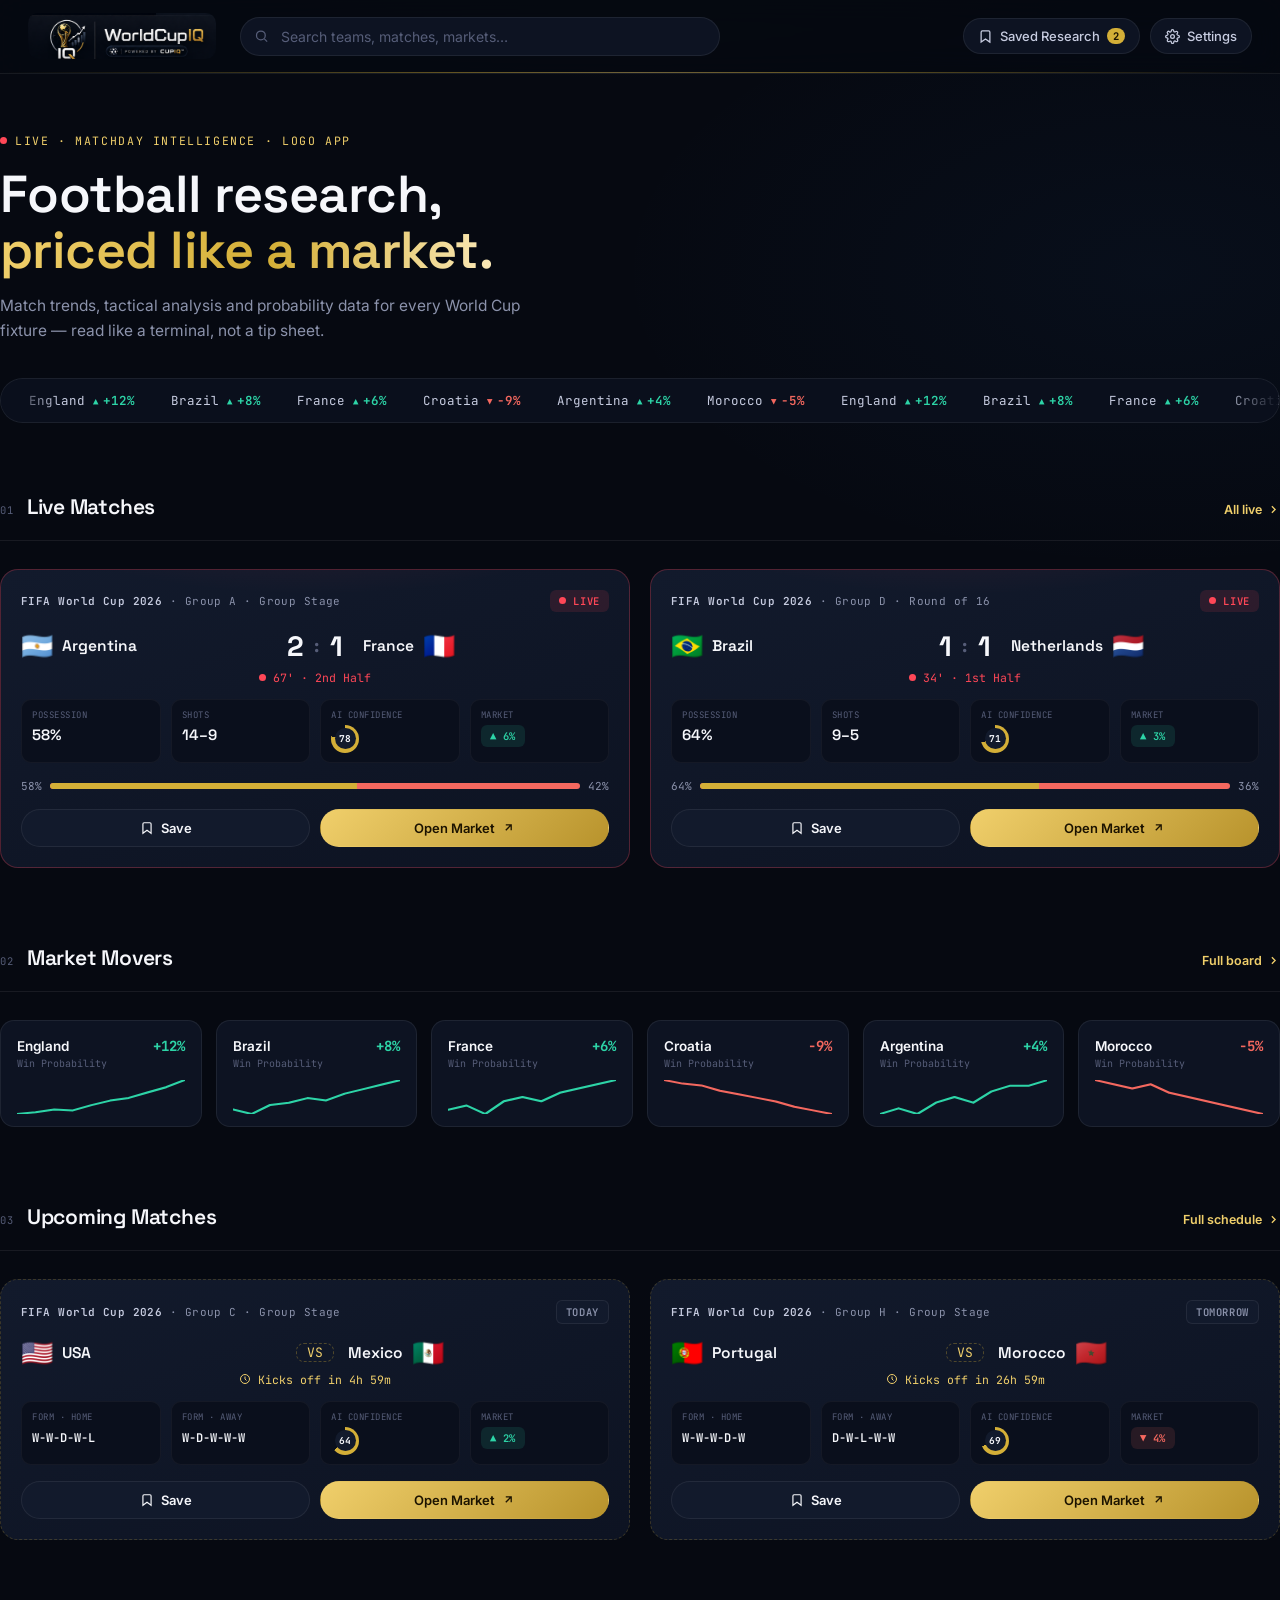
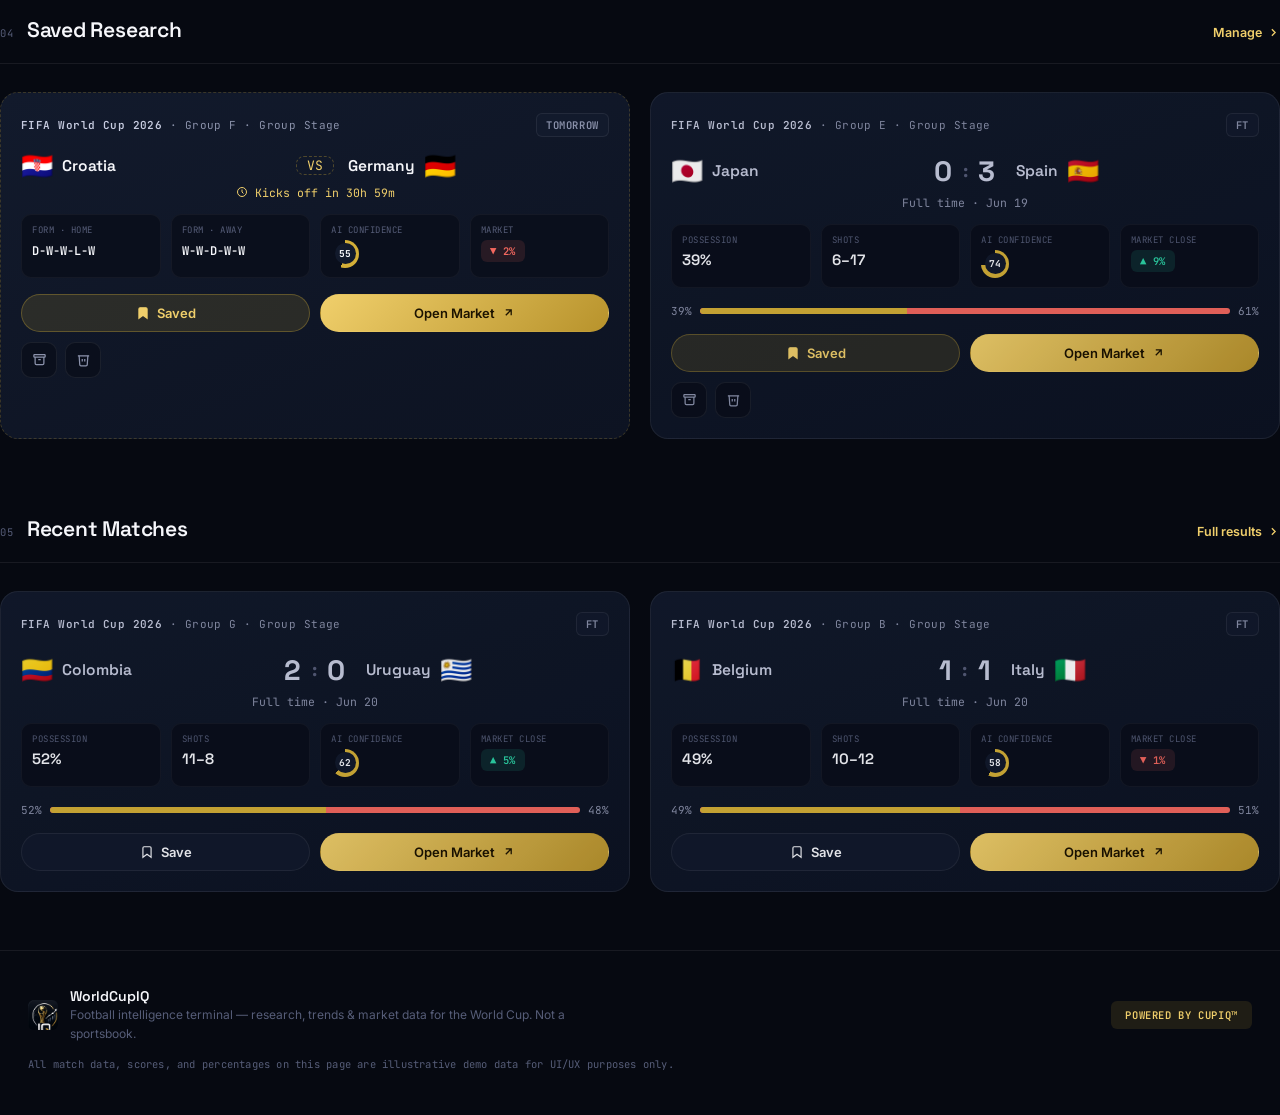
<file: index.html>
<!DOCTYPE html>
<html lang="en">
<head>
<meta charset="UTF-8">
<meta name="viewport" content="width=device-width, initial-scale=1.0">
<title>WorldCupIQ — Powered by CupIQ™</title>
<meta name="description" content="WorldCupIQ — football intelligence terminal for World Cup match research, AI insights, and market intelligence.">
<link rel="icon" href="assets/logo-mark.png">
<link rel="preconnect" href="https://fonts.googleapis.com">
<link rel="preconnect" href="https://fonts.gstatic.com" crossorigin>
<link href="https://fonts.googleapis.com/css2?family=Space+Grotesk:wght@400;500;600;700&family=Inter:wght@400;500;600;700;800&family=JetBrains+Mono:wght@400;500;600;700&display=swap" rel="stylesheet">
<link rel="stylesheet" href="css/home.css">
<link rel="manifest" href="manifest.json">

<link rel="apple-touch-icon"
      href="assets/apple-touch-icon.png">

<meta name="theme-color"
      content="#0a0d14">

<meta name="apple-mobile-web-app-capable"
      content="yes">

<meta name="apple-mobile-web-app-status-bar-style"
      content="black-translucent">

<meta name="apple-mobile-web-app-title"
      content="WorldCupIQ">
</head>
<body>

<!-- ============================================================ HEADER ============================================================ -->
<header class="site-header">
  <div class="header-inner">
    <a class="brand" id="logoHome" href="index.html" aria-label="WorldCupIQ home">
      <img src="assets/logo-lockup.png" alt="WorldCupIQ — Powered by CupIQ">
    </a>
    <div class="global-search">
      <svg viewBox="0 0 24 24" fill="none" stroke="currentColor" stroke-width="2"><circle cx="11" cy="11" r="7"/><line x1="21" y1="21" x2="16.65" y2="16.65"/></svg>
      <input type="text" placeholder="Search teams, matches, markets…" id="searchInput" aria-label="Search">
    </div>
    <div class="header-actions">
      <button class="icon-btn" id="navSaved" aria-label="Saved research">
        <svg viewBox="0 0 24 24" fill="none" stroke="currentColor" stroke-width="2"><path d="M19 21l-7-5-7 5V5a2 2 0 0 1 2-2h10a2 2 0 0 1 2 2z"/></svg>
        <span>Saved Research</span><span class="count" id="savedCount">2</span>
      </button>
      <button class="icon-btn" id="navSettings" aria-label="Settings">
        <svg viewBox="0 0 24 24" fill="none" stroke="currentColor" stroke-width="2"><circle cx="12" cy="12" r="3"/><path d="M19.4 15a1.65 1.65 0 0 0 .33 1.82l.06.06a2 2 0 1 1-2.83 2.83l-.06-.06a1.65 1.65 0 0 0-1.82-.33 1.65 1.65 0 0 0-1 1.51V21a2 2 0 1 1-4 0v-.09A1.65 1.65 0 0 0 9 19.4a1.65 1.65 0 0 0-1.82.33l-.06.06a2 2 0 1 1-2.83-2.83l.06-.06a1.65 1.65 0 0 0 .33-1.82 1.65 1.65 0 0 0-1.51-1H3a2 2 0 1 1 0-4h.09A1.65 1.65 0 0 0 4.6 9a1.65 1.65 0 0 0-.33-1.82l-.06-.06a2 2 0 1 1 2.83-2.83l.06.06a1.65 1.65 0 0 0 1.82.33H9a1.65 1.65 0 0 0 1-1.51V3a2 2 0 1 1 4 0v.09a1.65 1.65 0 0 0 1 1.51 1.65 1.65 0 0 0 1.82-.33l.06-.06a2 2 0 1 1 2.83 2.83l-.06.06a1.65 1.65 0 0 0-.33 1.82V9a1.65 1.65 0 0 0 1.51 1H21a2 2 0 1 1 0 4h-.09a1.65 1.65 0 0 0-1.51 1z"/></svg>
        <span>Settings</span>
      </button>
    </div>
  </div>
</header>

<main>
  <!-- HERO -->
  <div class="wrap hero">
    <div class="hero-eyebrow"><span class="live-dot"></span> Live · Matchday Intelligence · logo app </div>
    <h1>Football research,<br><span class="accent">priced like a market.</span></h1>
    <p>Match trends, tactical analysis and probability data for every World Cup fixture — read like a terminal, not a tip sheet.</p>
    <div class="ticker-shell">
      <div class="ticker-track" id="heroTicker"></div>
    </div>
  </div>

  <!-- 1. LIVE MATCHES -->
  <section class="module wrap" id="section-live">
    <div class="module-head">
      <div class="module-head-left">
        <span class="module-eyebrow">01</span>
        <h2 class="module-title">Live Matches</h2>
      </div>
      <a class="module-link" href="#">All live <svg viewBox="0 0 24 24" fill="none" stroke="currentColor" stroke-width="2.4"><path d="M9 18l6-6-6-6"/></svg></a>
    </div>
    <div class="module-divider"></div>
    <div class="grid-2" id="liveMatches"></div>
  </section>

  <!-- 2. MARKET MOVERS -->
  <section class="module wrap" id="section-movers">
    <div class="module-head">
      <div class="module-head-left">
        <span class="module-eyebrow">02</span>
        <h2 class="module-title">Market Movers</h2>
      </div>
      <a class="module-link" href="#">Full board <svg viewBox="0 0 24 24" fill="none" stroke="currentColor" stroke-width="2.4"><path d="M9 18l6-6-6-6"/></svg></a>
    </div>
    <div class="module-divider"></div>
    <div class="movers-row" id="marketMovers"></div>
  </section>

  <!-- 3. UPCOMING MATCHES -->
  <section class="module wrap" id="section-upcoming">
    <div class="module-head">
      <div class="module-head-left">
        <span class="module-eyebrow">03</span>
        <h2 class="module-title">Upcoming Matches</h2>
      </div>
      <a class="module-link" href="#">Full schedule <svg viewBox="0 0 24 24" fill="none" stroke="currentColor" stroke-width="2.4"><path d="M9 18l6-6-6-6"/></svg></a>
    </div>
    <div class="module-divider"></div>
    <div class="grid-2" id="upcomingMatches"></div>
  </section>

  <!-- 4. SAVED RESEARCH -->
  <section class="module wrap" id="section-saved">
    <div class="module-head">
      <div class="module-head-left">
        <span class="module-eyebrow">04</span>
        <h2 class="module-title">Saved Research</h2>
      </div>
      <a class="module-link" href="#">Manage <svg viewBox="0 0 24 24" fill="none" stroke="currentColor" stroke-width="2.4"><path d="M9 18l6-6-6-6"/></svg></a>
    </div>
    <div class="module-divider"></div>
    <div class="grid-2" id="savedMatches"></div>
  </section>

  <!-- 5. RECENT MATCHES -->
  <section class="module wrap" id="section-recent">
    <div class="module-head">
      <div class="module-head-left">
        <span class="module-eyebrow">05</span>
        <h2 class="module-title">Recent Matches</h2>
      </div>
      <a class="module-link" href="#">Full results <svg viewBox="0 0 24 24" fill="none" stroke="currentColor" stroke-width="2.4"><path d="M9 18l6-6-6-6"/></svg></a>
    </div>
    <div class="module-divider"></div>
    <div class="grid-2" id="recentMatches"></div>
  </section>
</main>

<!-- ============================================================ FOOTER ============================================================ -->
<footer class="site-footer">
  <div class="wrap">
    <div class="footer-inner">
      <div class="footer-brand">
        <img src="assets/logo-mark.png" alt="CupIQ">
        <div>
          <div style="font-family:var(--f-display);font-weight:600;font-size:14px;">WorldCupIQ</div>
          <div class="footer-note">Football intelligence terminal — research, trends &amp; market data for the World Cup. Not a sportsbook.</div>
        </div>
      </div>
      <div class="badge badge-gold" style="padding:7px 14px;">Powered by CupIQ™</div>
    </div>
    <div class="footer-disclaimer">All match data, scores, and percentages on this page are illustrative demo data for UI/UX purposes only.</div>
  </div>
</footer>



<script src="js/home.js"></script>
</body>
</html>
</file>
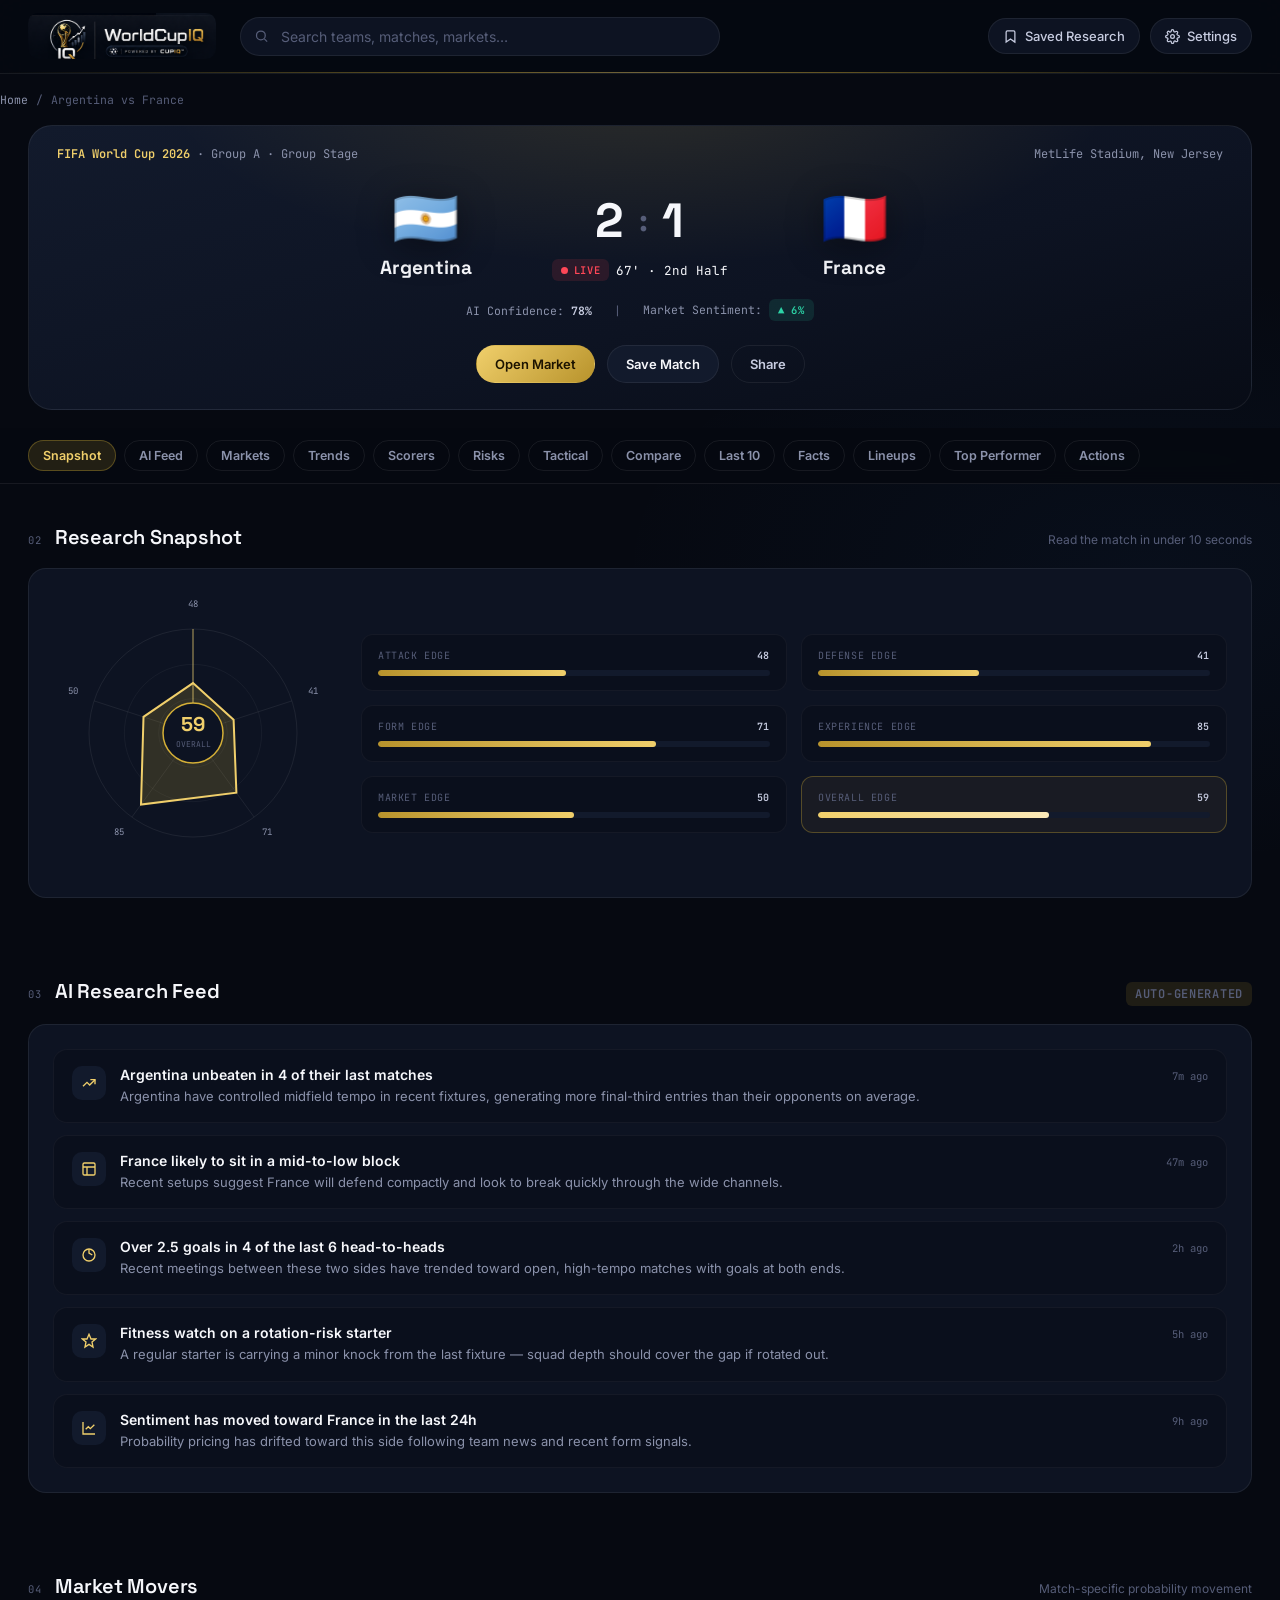
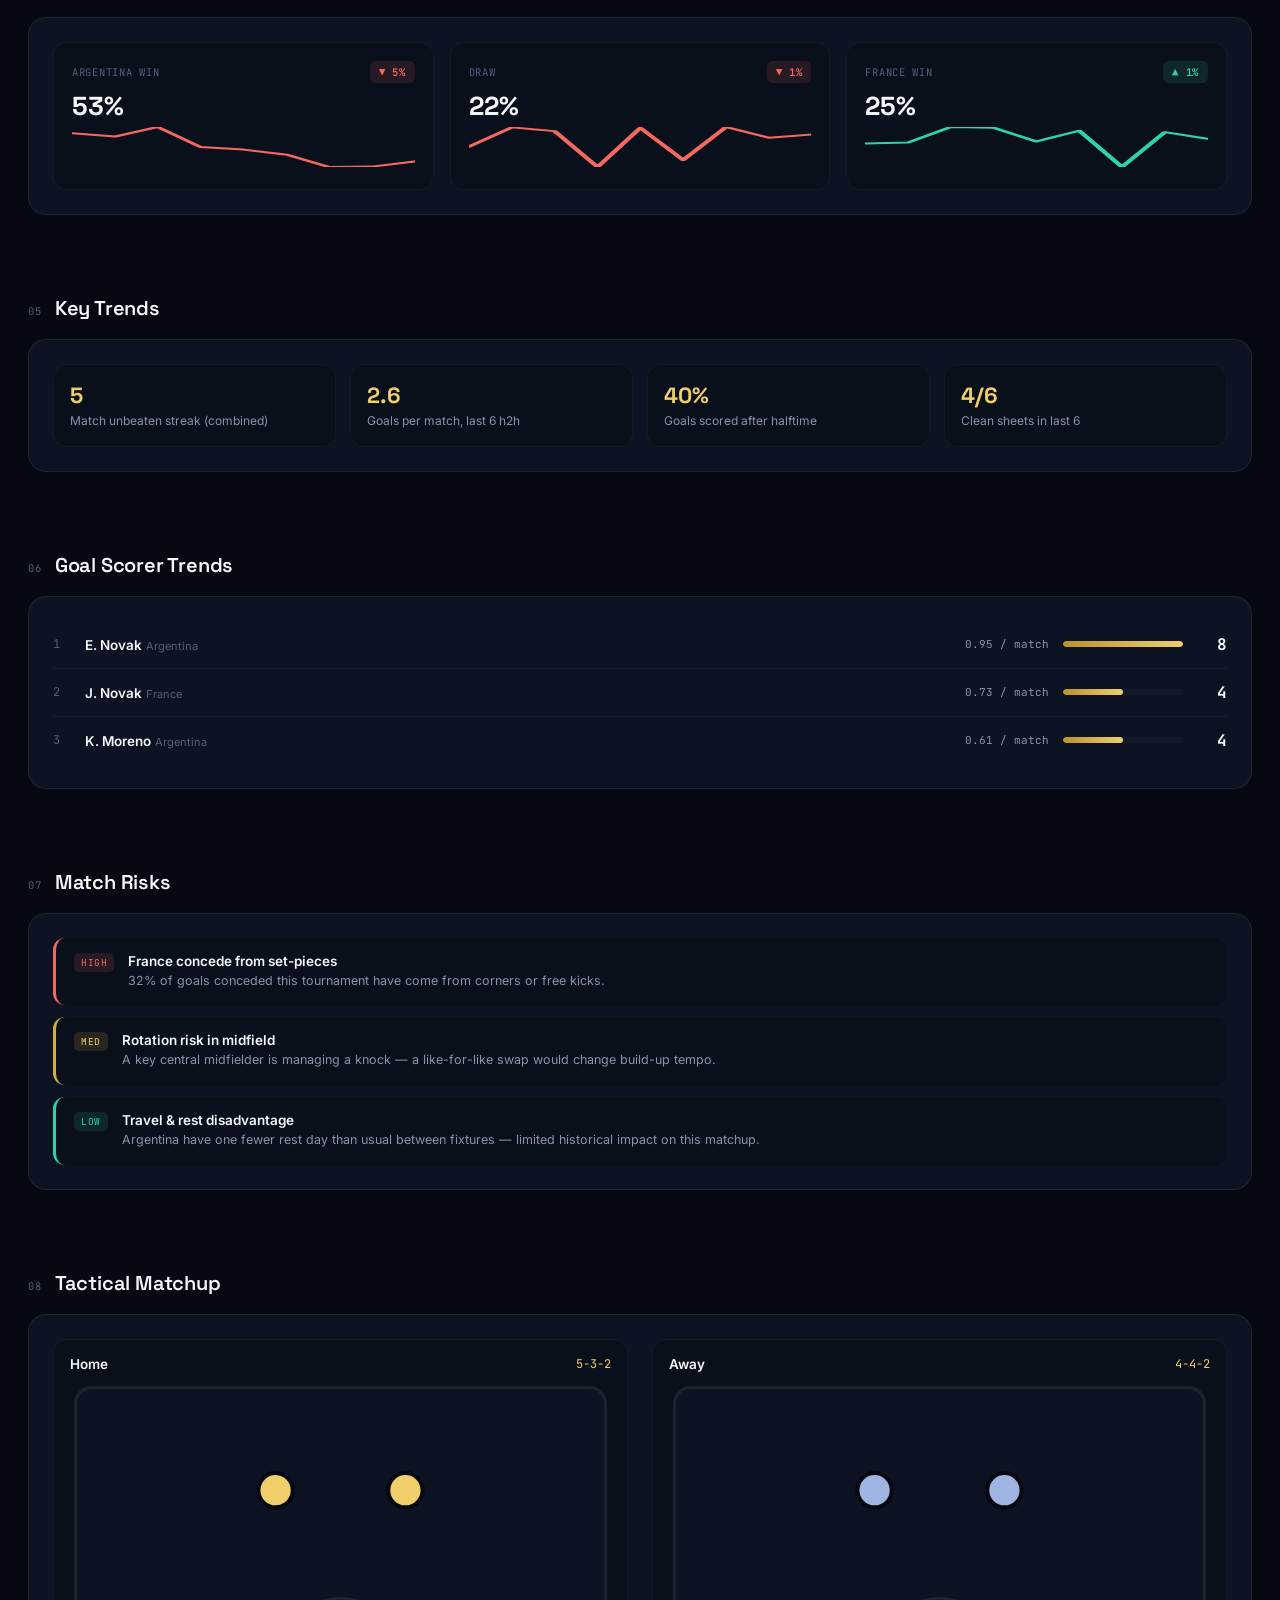
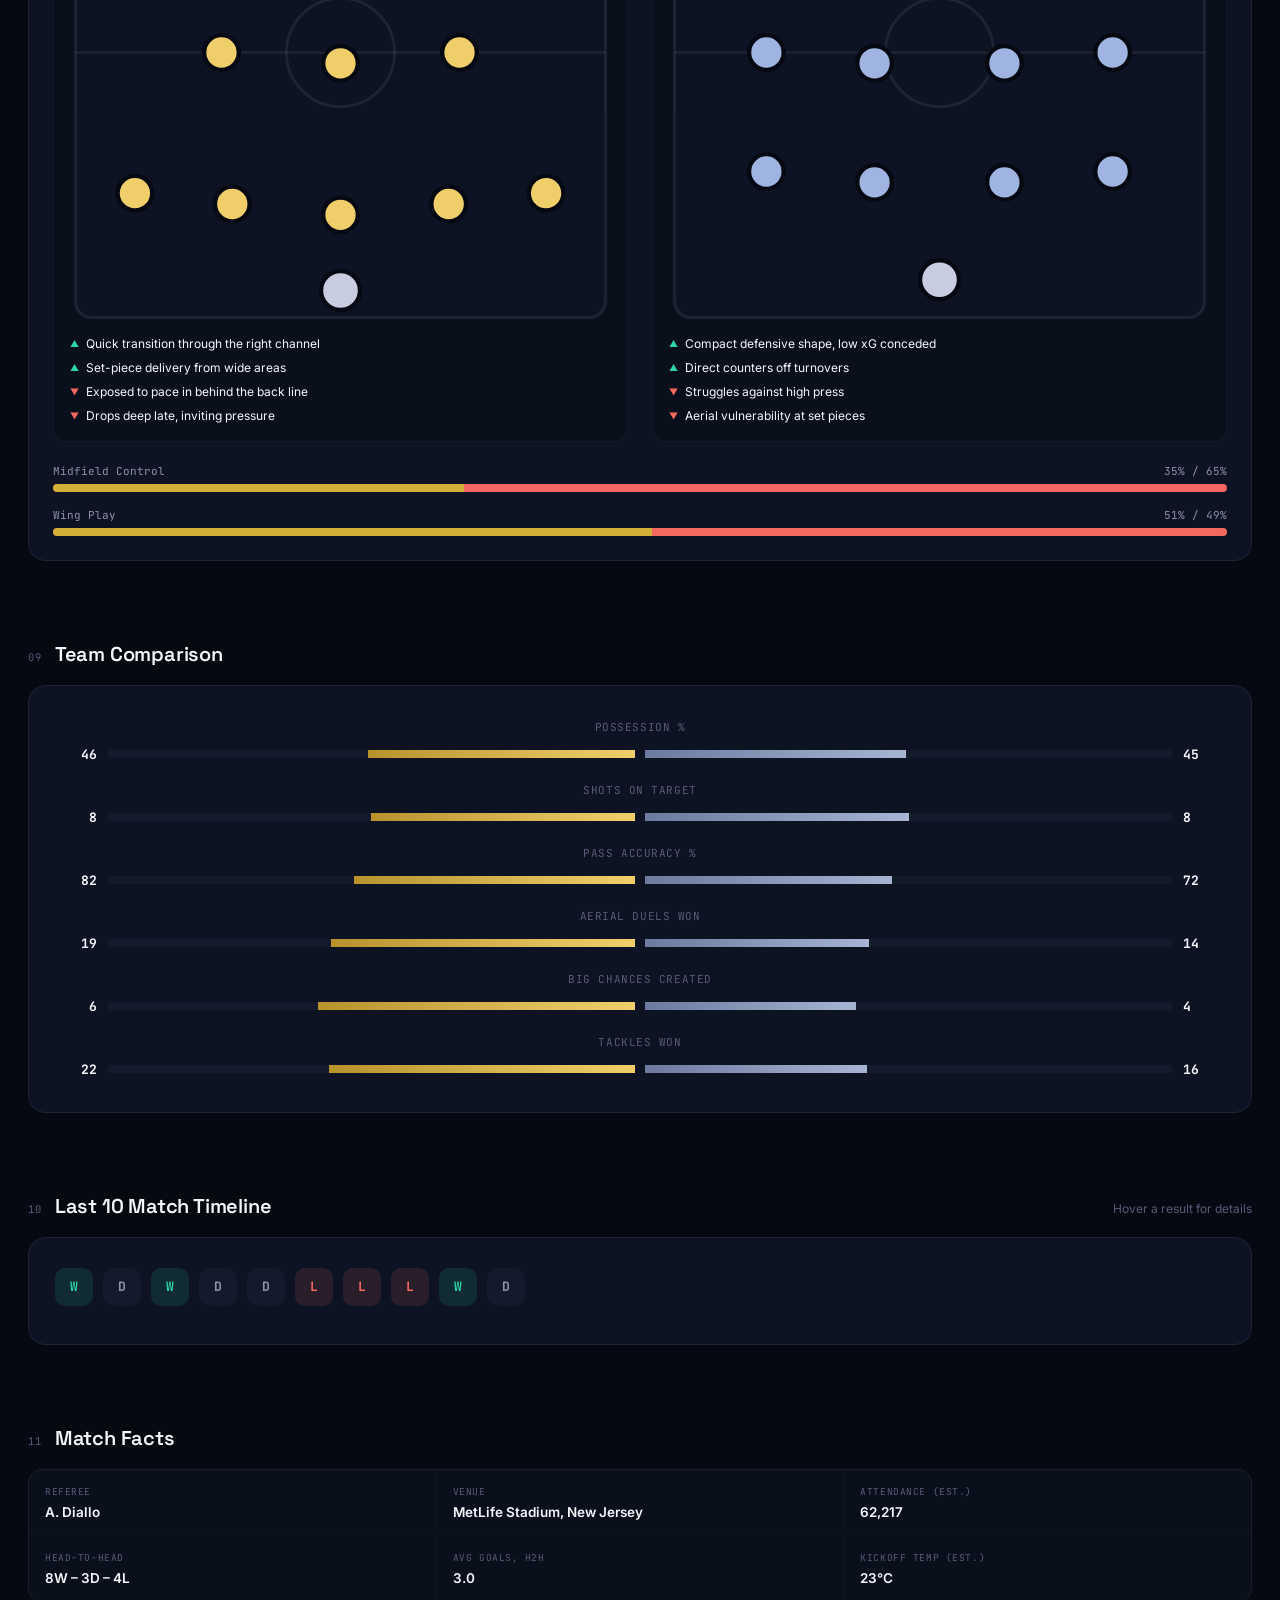
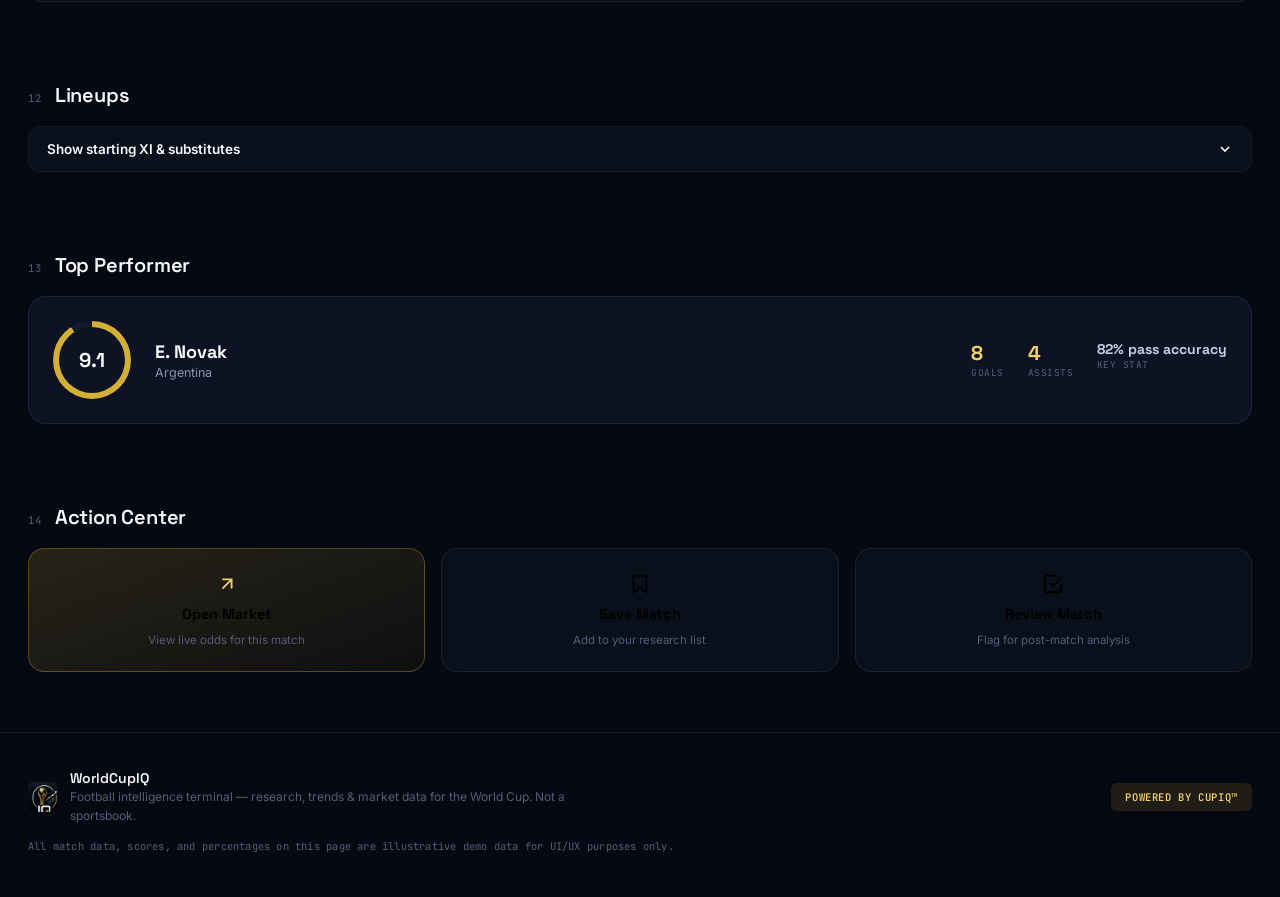
<file: match.html>
<!DOCTYPE html>
<html lang="en">
<head>
<meta charset="UTF-8">
<meta name="viewport" content="width=device-width, initial-scale=1.0">
<title>Match Intelligence — WorldCupIQ</title>
<link rel="icon" href="assets/logo-mark.png">
<link rel="preconnect" href="https://fonts.googleapis.com">
<link rel="preconnect" href="https://fonts.gstatic.com" crossorigin>
<link href="https://fonts.googleapis.com/css2?family=Space+Grotesk:wght@400;500;600;700&family=Inter:wght@400;500;600;700;800&family=JetBrains+Mono:wght@400;500;600;700&display=swap" rel="stylesheet">
<link rel="stylesheet" href="css/match.css">
</head>
<body>

<!-- ============================================================ HEADER ============================================================ -->
<header class="site-header">
  <div class="header-inner">
    <a class="brand" href="index.html" aria-label="WorldCupIQ home">
      <img src="assets/logo-lockup.png" alt="WorldCupIQ — Powered by CupIQ">
    </a>
    <div class="global-search">
      <svg viewBox="0 0 24 24" fill="none" stroke="currentColor" stroke-width="2"><circle cx="11" cy="11" r="7"/><line x1="21" y1="21" x2="16.65" y2="16.65"/></svg>
      <input type="text" placeholder="Search teams, matches, markets…" aria-label="Search">
    </div>
    <div class="header-actions">
      <a class="icon-btn" href="index.html#section-saved" aria-label="Saved research">
        <svg viewBox="0 0 24 24" fill="none" stroke="currentColor" stroke-width="2"><path d="M19 21l-7-5-7 5V5a2 2 0 0 1 2-2h10a2 2 0 0 1 2 2z"/></svg>
        <span>Saved Research</span>
      </a>
      <button class="icon-btn" id="navSettings" aria-label="Settings">
        <svg viewBox="0 0 24 24" fill="none" stroke="currentColor" stroke-width="2"><circle cx="12" cy="12" r="3"/><path d="M19.4 15a1.65 1.65 0 0 0 .33 1.82l.06.06a2 2 0 1 1-2.83 2.83l-.06-.06a1.65 1.65 0 0 0-1.82-.33 1.65 1.65 0 0 0-1 1.51V21a2 2 0 1 1-4 0v-.09A1.65 1.65 0 0 0 9 19.4a1.65 1.65 0 0 0-1.82.33l-.06.06a2 2 0 1 1-2.83-2.83l.06-.06a1.65 1.65 0 0 0 .33-1.82 1.65 1.65 0 0 0-1.51-1H3a2 2 0 1 1 0-4h.09A1.65 1.65 0 0 0 4.6 9a1.65 1.65 0 0 0-.33-1.82l-.06-.06a2 2 0 1 1 2.83-2.83l.06.06a1.65 1.65 0 0 0 1.82.33H9a1.65 1.65 0 0 0 1-1.51V3a2 2 0 1 1 4 0v.09a1.65 1.65 0 0 0 1 1.51 1.65 1.65 0 0 0 1.82-.33l.06-.06a2 2 0 1 1 2.83 2.83l-.06.06a1.65 1.65 0 0 0-.33 1.82V9a1.65 1.65 0 0 0 1.51 1H21a2 2 0 1 1 0 4h-.09a1.65 1.65 0 0 0-1.51 1z"/></svg>
        <span>Settings</span>
      </button>
    </div>
  </div>
</header>

<div class="wrap crumb"><a href="index.html">Home</a> <span>/</span> <span id="crumbLabel">Match Intelligence</span></div>

<!-- ============================================================ 1. MATCH HEADER ============================================================ -->
<div class="wrap">
  <div class="match-band" id="matchBand"><!-- populated by js/match.js --></div>
</div>

<!-- ============================================================ STICKY SUBNAV ============================================================ -->
<div class="subnav-shell">
  <nav class="subnav" id="subnav">
    <a href="#snapshot">Snapshot</a>
    <a href="#feed">AI Feed</a>
    <a href="#movers">Markets</a>
    <a href="#trends">Trends</a>
    <a href="#scorers">Scorers</a>
    <a href="#risks">Risks</a>
    <a href="#tactical">Tactical</a>
    <a href="#compare">Compare</a>
    <a href="#timeline">Last 10</a>
    <a href="#facts">Facts</a>
    <a href="#lineups">Lineups</a>
    <a href="#performer">Top Performer</a>
    <a href="#actions">Actions</a>
  </nav>
</div>

<main class="wrap">

  <!-- 2. RESEARCH SNAPSHOT -->
  <section class="panel-section reveal" id="snapshot">
    <div class="panel-head"><div class="panel-head-left"><span class="panel-eyebrow">02</span><h2 class="panel-title">Research Snapshot</h2></div><span class="panel-sub">Read the match in under 10 seconds</span></div>
    <div class="panel snapshot-grid">
      <div class="compass-wrap" id="compassWrap"></div>
      <div class="edge-list" id="edgeList"></div>
    </div>
  </section>

  <!-- 3. AI RESEARCH FEED -->
  <section class="panel-section reveal" id="feed">
    <div class="panel-head"><div class="panel-head-left"><span class="panel-eyebrow">03</span><h2 class="panel-title">AI Research Feed</h2></div><span class="panel-sub badge badge-gold">Auto-generated</span></div>
    <div class="panel feed-list" id="feedList"></div>
  </section>

  <!-- 4. MARKET MOVERS -->
  <section class="panel-section reveal" id="movers">
    <div class="panel-head"><div class="panel-head-left"><span class="panel-eyebrow">04</span><h2 class="panel-title">Market Movers</h2></div><span class="panel-sub">Match-specific probability movement</span></div>
    <div class="panel outcome-row" id="outcomeRow"></div>
  </section>

  <!-- 5. KEY TRENDS -->
  <section class="panel-section reveal" id="trends">
    <div class="panel-head"><div class="panel-head-left"><span class="panel-eyebrow">05</span><h2 class="panel-title">Key Trends</h2></div></div>
    <div class="panel trend-grid" id="trendGrid"></div>
  </section>

  <!-- 6. GOAL SCORER TRENDS -->
  <section class="panel-section reveal" id="scorers">
    <div class="panel-head"><div class="panel-head-left"><span class="panel-eyebrow">06</span><h2 class="panel-title">Goal Scorer Trends</h2></div></div>
    <div class="panel" id="scorerList"></div>
  </section>

  <!-- 7. MATCH RISKS -->
  <section class="panel-section reveal" id="risks">
    <div class="panel-head"><div class="panel-head-left"><span class="panel-eyebrow">07</span><h2 class="panel-title">Match Risks</h2></div></div>
    <div class="panel risk-list" id="riskList"></div>
  </section>

  <!-- 8. TACTICAL MATCHUP -->
  <section class="panel-section reveal" id="tactical">
    <div class="panel-head"><div class="panel-head-left"><span class="panel-eyebrow">08</span><h2 class="panel-title">Tactical Matchup</h2></div></div>
    <div class="panel">
      <div class="tactical-grid" id="tacticalGrid"></div>
      <div class="adv-meters" id="advMeters"></div>
    </div>
  </section>

  <!-- 9. TEAM COMPARISON -->
  <section class="panel-section reveal" id="compare">
    <div class="panel-head"><div class="panel-head-left"><span class="panel-eyebrow">09</span><h2 class="panel-title">Team Comparison</h2></div></div>
    <div class="panel" id="compareList"></div>
  </section>

  <!-- 10. LAST 10 MATCH TIMELINE -->
  <section class="panel-section reveal" id="timeline">
    <div class="panel-head"><div class="panel-head-left"><span class="panel-eyebrow">10</span><h2 class="panel-title">Last 10 Match Timeline</h2></div><span class="panel-sub">Hover a result for details</span></div>
    <div class="panel">
      <div class="timeline-row" id="timelineRow"></div>
    </div>
  </section>

  <!-- 11. MATCH FACTS -->
  <section class="panel-section reveal" id="facts">
    <div class="panel-head"><div class="panel-head-left"><span class="panel-eyebrow">11</span><h2 class="panel-title">Match Facts</h2></div></div>
    <div class="facts-grid" id="factsGrid"></div>
  </section>

  <!-- 12. LINEUPS -->
  <section class="panel-section reveal" id="lineups">
    <div class="panel-head"><div class="panel-head-left"><span class="panel-eyebrow">12</span><h2 class="panel-title">Lineups</h2></div></div>
    <button class="lineup-toggle" id="lineupToggle">
      <span>Show starting XI &amp; substitutes</span>
      <svg viewBox="0 0 24 24" fill="none" stroke="currentColor" stroke-width="2.4"><path d="M6 9l6 6 6-6"/></svg>
    </button>
    <div class="lineup-body" id="lineupBody"></div>
  </section>

  <!-- 13. TOP PERFORMER -->
  <section class="panel-section reveal" id="performer">
    <div class="panel-head"><div class="panel-head-left"><span class="panel-eyebrow">13</span><h2 class="panel-title">Top Performer</h2></div></div>
    <div class="panel performer-card" id="performerCard"></div>
  </section>

  <!-- 14. ACTION CENTER -->
  <section class="panel-section reveal" id="actions">
    <div class="panel-head"><div class="panel-head-left"><span class="panel-eyebrow">14</span><h2 class="panel-title">Action Center</h2></div></div>
    <div class="action-center" id="actionCenter"></div>
  </section>

</main>

<!-- ============================================================ FOOTER ============================================================ -->
<footer class="site-footer">
  <div class="wrap">
    <div class="footer-inner">
      <div class="footer-brand">
        <img src="assets/logo-mark.png" alt="CupIQ">
        <div>
          <div style="font-family:var(--f-display);font-weight:600;font-size:14px;">WorldCupIQ</div>
          <div class="footer-note">Football intelligence terminal — research, trends &amp; market data for the World Cup. Not a sportsbook.</div>
        </div>
      </div>
      <div class="badge badge-gold" style="padding:7px 14px;">Powered by CupIQ™</div>
    </div>
    <div class="footer-disclaimer">All match data, scores, and percentages on this page are illustrative demo data for UI/UX purposes only.</div>
  </div>
</footer>

<script src="js/match.js"></script>
</body>
</html>
</file>
<file: css/home.css>
/* ============================================================
   WORLDCUPIQ — HOME STYLESHEET
   Design tokens are duplicated in match.css (static-site, no build
   step / no shared includes) — keep both in sync if tokens change.
   ============================================================ */

:root{
  /* surfaces */
  --bg-void:#060911;
  --bg-deep:#080c16;
  --bg-panel:#0d1322;
  --bg-panel-raised:#121a2c;
  --bg-panel-hover:#16203a;
  --bg-panel-soft:#0a0f1c;

  /* borders / lines */
  --line:rgba(255,255,255,0.07);
  --line-soft:rgba(255,255,255,0.045);
  --line-gold:rgba(212,175,55,0.32);

  /* gold spectrum (trophy) */
  --gold-100:#fbe9b8;
  --gold-300:#f0cf6b;
  --gold-500:#d4af37;
  --gold-600:#b8932c;
  --gold-glow:rgba(212,175,55,0.25);

  /* ink */
  --ink-100:#f6f7fb;
  --ink-300:#c7cce0;
  --ink-500:#8b92ab;
  --ink-700:#565d78;

  /* signal */
  --up:#2dd4a7;
  --up-bg:rgba(45,212,167,0.12);
  --down:#f4685f;
  --down-bg:rgba(244,104,95,0.12);
  --live:#ff4757;

  /* radii */
  --r-card:18px;
  --r-card-sm:12px;
  --r-pill:100px;

  /* type */
  --f-display:'Space Grotesk',sans-serif;
  --f-body:'Inter',sans-serif;
  --f-mono:'JetBrains Mono',monospace;

  /* layout */
  --maxw:1280px;
}

*{margin:0;padding:0;box-sizing:border-box;}
html{scroll-behavior:smooth;}
body{
  background:var(--bg-void);
  background-image:
    radial-gradient(ellipse 1200px 600px at 50% -10%, rgba(212,175,55,0.07), transparent 60%),
    radial-gradient(ellipse 900px 500px at 90% 10%, rgba(45,120,212,0.05), transparent 60%);
  color:var(--ink-100);
  font-family:var(--f-body);
  -webkit-font-smoothing:antialiased;
  min-height:100vh;
  overflow-x:hidden;
}
img{display:block;max-width:100%;}
button{font-family:inherit;cursor:pointer;}
a{color:inherit;text-decoration:none;}
::selection{background:var(--gold-glow);}

::-webkit-scrollbar{width:10px;height:10px;}
::-webkit-scrollbar-track{background:var(--bg-void);}
::-webkit-scrollbar-thumb{background:var(--bg-panel-raised);border-radius:10px;border:2px solid var(--bg-void);}
::-webkit-scrollbar-thumb:hover{background:var(--gold-600);}

a:focus-visible, button:focus-visible, input:focus-visible{
  outline:2px solid var(--gold-500); outline-offset:2px; border-radius:6px;
}

@media (prefers-reduced-motion: reduce){
  *{animation-duration:0.01ms !important; animation-iteration-count:1 !important; transition-duration:0.01ms !important; scroll-behavior:auto !important;}
}

/* ============================================================ UTILITY ============================================================ */
.wrap{max-width:var(--maxw);margin:0 auto;padding:0 28px;}
.mono{font-family:var(--f-mono);}
.up{color:var(--up);}
.down{color:var(--down);}
.muted{color:var(--ink-500);}
.hidden{display:none !important;}

.reveal{opacity:0;transform:translateY(18px);transition:opacity .6s cubic-bezier(.2,.7,.2,1), transform .6s cubic-bezier(.2,.7,.2,1);}
.reveal.in{opacity:1;transform:translateY(0);}

/* ============================================================ HEADER ============================================================ */
.site-header{
  position:sticky;top:0;z-index:100;
  background:rgba(6,9,17,0.82);
  backdrop-filter:blur(14px) saturate(140%);
  border-bottom:1px solid var(--line);
}
.site-header::after{
  content:'';display:block;height:1px;width:100%;
  background:linear-gradient(90deg, transparent, var(--gold-500) 35%, var(--gold-300) 50%, var(--gold-500) 65%, transparent);
  opacity:.45;
}
.header-inner{
  max-width:var(--maxw);margin:0 auto;padding:0 28px;
  height:72px;display:flex;align-items:center;gap:24px;
}
.brand{display:flex;align-items:center;gap:0;cursor:pointer;flex-shrink:0;}
.brand img{height:46px;border-radius:10px;}
.brand:hover img{filter:brightness(1.08);}

.global-search{flex:1;max-width:480px;position:relative;}
.global-search input{
  width:100%;background:var(--bg-panel);border:1px solid var(--line);
  border-radius:var(--r-pill);padding:10px 16px 10px 40px;
  color:var(--ink-100);font-size:14px;font-family:var(--f-body);
  transition:border-color .2s, background .2s;
}
.global-search input::placeholder{color:var(--ink-700);}
.global-search input:focus{outline:none;border-color:var(--line-gold);background:var(--bg-panel-raised);}
.global-search svg{
  position:absolute;left:14px;top:50%;transform:translateY(-50%);
  width:15px;height:15px;color:var(--ink-700);pointer-events:none;
}

.header-actions{display:flex;align-items:center;gap:10px;margin-left:auto;}
.icon-btn{
  display:flex;align-items:center;gap:7px;
  background:var(--bg-panel);border:1px solid var(--line);
  color:var(--ink-300);border-radius:var(--r-pill);
  padding:9px 14px;font-size:13px;font-weight:500;
  transition:all .2s;white-space:nowrap;
}
.icon-btn svg{width:15px;height:15px;flex-shrink:0;}
.icon-btn:hover{background:var(--bg-panel-raised);border-color:var(--line-gold);color:var(--ink-100);transform:translateY(-1px);}
.icon-btn .count{
  background:var(--gold-500);color:#1a1100;font-size:10.5px;font-weight:700;
  border-radius:20px;padding:1px 6px;font-family:var(--f-mono);
}
@media (max-width:760px){
  .icon-btn span:not(.count){display:none;}
  .global-search{max-width:none;}
}

/* ============================================================ HERO + TICKER ============================================================ */
.hero{padding:54px 0 32px;position:relative;}
.hero-eyebrow{
  display:inline-flex;align-items:center;gap:8px;
  font-family:var(--f-mono);font-size:11.5px;letter-spacing:.14em;
  color:var(--gold-300);text-transform:uppercase;margin-bottom:18px;
  opacity:0;animation:fadeUp .6s ease .05s forwards;
}
.live-dot{width:7px;height:7px;border-radius:50%;background:var(--live);box-shadow:0 0 0 0 rgba(255,71,87,.6);animation:pulseDot 1.8s infinite;flex-shrink:0;}
@keyframes pulseDot{0%{box-shadow:0 0 0 0 rgba(255,71,87,.55);}70%{box-shadow:0 0 0 8px rgba(255,71,87,0);}100%{box-shadow:0 0 0 0 rgba(255,71,87,0);}}
@keyframes fadeUp{from{opacity:0;transform:translateY(14px);}to{opacity:1;transform:translateY(0);}}

.hero h1{
  font-family:var(--f-display);font-weight:600;
  font-size:clamp(32px,4.4vw,52px);line-height:1.08;letter-spacing:-.01em;
  max-width:760px;opacity:0;animation:fadeUp .65s ease .12s forwards;
}
.hero h1 .accent{
  background:linear-gradient(95deg, var(--gold-300), var(--gold-500) 55%, var(--gold-100));
  -webkit-background-clip:text;background-clip:text;color:transparent;
}
.hero p{margin-top:16px;color:var(--ink-500);font-size:15.5px;max-width:520px;line-height:1.6;opacity:0;animation:fadeUp .65s ease .2s forwards;}

.ticker-shell{
  margin-top:34px;border:1px solid var(--line);background:var(--bg-panel-soft);
  border-radius:var(--r-pill);overflow:hidden;position:relative;
  opacity:0;animation:fadeUp .65s ease .3s forwards;
}
.ticker-shell::before,.ticker-shell::after{
  content:'';position:absolute;top:0;bottom:0;width:60px;z-index:2;pointer-events:none;
}
.ticker-shell::before{left:0;background:linear-gradient(90deg, var(--bg-panel-soft), transparent);}
.ticker-shell::after{right:0;background:linear-gradient(270deg, var(--bg-panel-soft), transparent);}
.ticker-track{display:flex;gap:36px;white-space:nowrap;padding:13px 28px;animation:tickerScroll 28s linear infinite;width:max-content;}
.ticker-shell:hover .ticker-track{animation-play-state:paused;}
@keyframes tickerScroll{from{transform:translateX(0);}to{transform:translateX(-50%);}}
.ticker-item{display:flex;align-items:center;gap:8px;font-family:var(--f-mono);font-size:12.5px;flex-shrink:0;}
.ticker-item .t-name{color:var(--ink-300);}
.ticker-item .t-chg{font-weight:600;}
.ticker-item .t-chg.up::before{content:'▲ ';font-size:9px;}
.ticker-item .t-chg.down::before{content:'▼ ';font-size:9px;}

/* ============================================================ MODULES ============================================================ */
.module{padding:38px 0;}
.module-head{display:flex;align-items:baseline;justify-content:space-between;margin-bottom:20px;gap:16px;}
.module-head-left{display:flex;align-items:baseline;gap:12px;flex-wrap:wrap;}
.module-eyebrow{font-family:var(--f-mono);font-size:10.5px;letter-spacing:.13em;color:var(--ink-700);text-transform:uppercase;}
.module-title{font-family:var(--f-display);font-size:21px;font-weight:600;letter-spacing:-.01em;}
.module-link{font-size:12.5px;font-weight:600;color:var(--gold-300);display:flex;align-items:center;gap:5px;flex-shrink:0;}
.module-link svg{width:13px;height:13px;}
.module-link:hover{color:var(--gold-100);}
.module-divider{height:1px;background:var(--line);margin:0 0 28px;}

.grid-2{display:grid;grid-template-columns:repeat(2,1fr);gap:20px;}
@media (max-width:880px){.grid-2{grid-template-columns:1fr;}}
.grid-2 .reveal:nth-child(1){transition-delay:0s;}
.grid-2 .reveal:nth-child(2){transition-delay:.12s;}
.movers-row .reveal:nth-child(1){transition-delay:0s;}
.movers-row .reveal:nth-child(2){transition-delay:.06s;}
.movers-row .reveal:nth-child(3){transition-delay:.12s;}
.movers-row .reveal:nth-child(4){transition-delay:.18s;}
.movers-row .reveal:nth-child(5){transition-delay:.24s;}
.movers-row .reveal:nth-child(6){transition-delay:.3s;}

.empty-state{
  border:1px dashed var(--line);border-radius:var(--r-card);padding:34px 24px;
  text-align:center;color:var(--ink-700);font-size:13px;grid-column:1/-1;
}

/* ============================================================ BUTTONS / BADGES (shared with match.css) ============================================================ */
.btn{
  display:inline-flex;align-items:center;justify-content:center;gap:7px;
  border-radius:var(--r-pill);font-weight:600;font-size:13px;
  padding:10px 18px;border:1px solid transparent;transition:all .2s;
}
.btn svg{width:14px;height:14px;}
.btn-gold{background:linear-gradient(135deg,var(--gold-300),var(--gold-600));color:#1c1300;}
.btn-gold:hover{filter:brightness(1.08);transform:translateY(-1px);box-shadow:0 8px 20px -6px var(--gold-glow);}
.btn-ghost{background:var(--bg-panel-raised);border-color:var(--line);color:var(--ink-100);}
.btn-ghost:hover{border-color:var(--line-gold);background:var(--bg-panel-hover);}
.btn-outline{background:transparent;border-color:var(--line);color:var(--ink-300);}
.btn-outline:hover{border-color:var(--gold-500);color:var(--gold-300);}
.btn-sm{padding:7px 13px;font-size:12px;}
.btn-block{width:100%;}
.btn:active{transform:scale(.97);}

.badge{
  display:inline-flex;align-items:center;gap:6px;font-family:var(--f-mono);
  font-size:10.5px;letter-spacing:.06em;text-transform:uppercase;font-weight:600;
  padding:4px 9px;border-radius:6px;
}
.badge-live{background:rgba(255,71,87,0.12);color:var(--live);}
.badge-live .live-dot{margin-right:1px;}
.badge-neutral{background:var(--bg-panel-raised);color:var(--ink-500);border:1px solid var(--line);}
.badge-gold{background:rgba(212,175,55,0.12);color:var(--gold-300);}
.badge-up{background:var(--up-bg);color:var(--up);}
.badge-down{background:var(--down-bg);color:var(--down);}

/* confidence ring — reusable donut, pct via --pct (0-100) css var set inline */
.confidence-ring{
  --pct:0;width:38px;height:38px;border-radius:50%;flex-shrink:0;
  background:conic-gradient(var(--gold-500) calc(var(--pct)*1%), var(--bg-panel-soft) 0);
  display:flex;align-items:center;justify-content:center;position:relative;
  transition:background 1.2s cubic-bezier(.2,.8,.2,1);
}
.confidence-ring::before{content:'';position:absolute;inset:3.5px;border-radius:50%;background:var(--bg-panel-raised);}
.confidence-ring span{position:relative;font-family:var(--f-mono);font-weight:700;font-size:9.5px;}

/* ============================================================ MATCH CARD — base + 3 distinct states ============================================================ */
.match-card{
  background:linear-gradient(160deg, var(--bg-panel-raised), var(--bg-panel));
  border:1px solid var(--line);border-radius:var(--r-card);
  padding:20px;position:relative;overflow:hidden;
  transition:border-color .25s, transform .25s, box-shadow .25s;
}
.match-card:hover{transform:translateY(-3px);box-shadow:0 16px 32px -16px rgba(0,0,0,.55);}

.mc-top{display:flex;align-items:center;justify-content:space-between;margin-bottom:16px;}
.mc-comp{font-family:var(--f-mono);font-size:11px;color:var(--ink-500);letter-spacing:.04em;}
.mc-comp b{color:var(--ink-300);font-weight:600;}

.mc-teams{display:flex;align-items:center;gap:14px;margin-bottom:6px;}
.mc-team{flex:1;display:flex;align-items:center;gap:9px;min-width:0;}
.mc-team.away{justify-content:flex-end;text-align:right;flex-direction:row-reverse;}
.mc-flag{font-size:26px;line-height:1;flex-shrink:0;}
.mc-team-name{font-family:var(--f-display);font-size:15.5px;font-weight:600;white-space:nowrap;overflow:hidden;text-overflow:ellipsis;}
.mc-score{font-family:var(--f-display);font-size:28px;font-weight:700;letter-spacing:.02em;display:flex;align-items:center;gap:10px;flex-shrink:0;padding:0 6px;}
.mc-score .dash{color:var(--ink-700);font-size:18px;}
.mc-vs{font-family:var(--f-mono);font-size:13px;color:var(--ink-700);flex-shrink:0;padding:0 10px;border:1px dashed var(--line);border-radius:8px;}

.mc-subline{display:flex;align-items:center;justify-content:center;gap:7px;margin:2px 0 14px;font-family:var(--f-mono);font-size:11.5px;}

.mc-meta-row{display:flex;align-items:center;gap:8px;margin:0 0 16px;flex-wrap:wrap;}

.mc-stats{display:grid;grid-template-columns:repeat(4,1fr);gap:10px;margin-bottom:16px;}
.mc-stat{background:var(--bg-panel-soft);border:1px solid var(--line-soft);border-radius:10px;padding:9px 10px;}
.mc-stat-label{font-family:var(--f-mono);font-size:9px;color:var(--ink-700);text-transform:uppercase;letter-spacing:.06em;margin-bottom:4px;white-space:nowrap;overflow:hidden;text-overflow:ellipsis;}
.mc-stat-val{font-family:var(--f-display);font-size:15px;font-weight:600;}
.mc-stat-val.up{color:var(--up);}
.mc-stat-val.down{color:var(--down);}
.mc-stat-ring{display:flex;align-items:center;gap:6px;}

.mc-possession{display:flex;align-items:center;gap:8px;margin-bottom:16px;}
.mc-poss-bar{flex:1;height:6px;border-radius:6px;background:var(--down);overflow:hidden;display:flex;}
.mc-poss-fill{height:100%;background:var(--gold-500);border-radius:6px 0 0 6px;transition:width 1.1s cubic-bezier(.2,.8,.2,1);width:0;}
.mc-poss-label{font-family:var(--f-mono);font-size:11px;color:var(--ink-500);flex-shrink:0;}

.mc-actions{display:flex;gap:10px;}
.mc-actions .btn{flex:1;}
.save-toggle.is-saved{background:rgba(212,175,55,0.14);border-color:var(--line-gold);color:var(--gold-300);}
.save-toggle.is-saved svg{fill:var(--gold-300);}

/* --- LIVE state --- */
.match-card.is-live{border-color:rgba(255,71,87,0.28);}
.match-card.is-live::before{
  content:'';position:absolute;inset:0;border-radius:var(--r-card);pointer-events:none;
  background:radial-gradient(420px 120px at 50% -20%, rgba(255,71,87,0.10), transparent 70%);
}
.mc-subline.is-live{color:var(--live);}

/* --- UPCOMING state --- */
.match-card.is-upcoming{border-style:dashed;border-color:rgba(212,175,55,0.22);}
.match-card.is-upcoming .mc-vs{border-color:var(--line-gold);color:var(--gold-300);}
.mc-subline.is-upcoming{color:var(--gold-300);}
.mc-countdown-clock{animation:tick 2s steps(2) infinite;}
@keyframes tick{50%{opacity:.45;}}

/* --- FINISHED state --- */
.match-card.is-finished{opacity:.92;}
.match-card.is-finished .mc-team-name{color:var(--ink-300);}
.match-card.is-finished .mc-score{color:var(--ink-300);}
.mc-result-pill{
  width:22px;height:22px;border-radius:6px;display:flex;align-items:center;justify-content:center;
  font-family:var(--f-mono);font-size:10.5px;font-weight:700;flex-shrink:0;
}
.mc-result-pill.W{background:var(--up-bg);color:var(--up);}
.mc-result-pill.D{background:var(--bg-panel-raised);color:var(--ink-500);}
.mc-result-pill.L{background:var(--down-bg);color:var(--down);}

/* --- Saved Research card extra actions row --- */
.saved-actions{display:flex;gap:8px;}
.saved-actions .icon-only{
  width:36px;height:36px;border-radius:10px;background:var(--bg-panel-soft);border:1px solid var(--line);
  display:flex;align-items:center;justify-content:center;color:var(--ink-500);transition:all .2s;flex-shrink:0;
}
.saved-actions .icon-only svg{width:15px;height:15px;}
.saved-actions .icon-only:hover{color:var(--ink-100);border-color:var(--line-gold);}
.saved-actions .icon-only.danger:hover{color:var(--down);border-color:rgba(244,104,95,.4);}

/* ============================================================ MARKET MOVERS (homepage) ============================================================ */
.movers-row{display:grid;grid-template-columns:repeat(6,1fr);gap:14px;}
@media (max-width:1100px){.movers-row{grid-template-columns:repeat(3,1fr);}}
@media (max-width:680px){.movers-row{grid-template-columns:repeat(2,1fr);}}
.mover-card{background:var(--bg-panel);border:1px solid var(--line);border-radius:14px;padding:16px 16px 12px;transition:all .25s;}
.mover-card:hover{border-color:var(--line-gold);transform:translateY(-2px);}
.mover-top{display:flex;align-items:center;justify-content:space-between;margin-bottom:2px;}
.mover-name{font-weight:600;font-size:13.5px;}
.mover-chg{font-family:var(--f-mono);font-weight:700;font-size:14px;}
.mover-sub{font-family:var(--f-mono);font-size:10px;color:var(--ink-700);margin-bottom:10px;}
.mover-spark{width:100%;height:34px;display:block;}

/* ============================================================ FOOTER ============================================================ */
.site-footer{border-top:1px solid var(--line);margin-top:20px;padding:36px 0 44px;}
.footer-inner{display:flex;align-items:center;justify-content:space-between;flex-wrap:wrap;gap:16px;}
.footer-brand{display:flex;align-items:center;gap:12px;}
.footer-brand img{height:30px;border-radius:6px;}
.footer-note{color:var(--ink-700);font-size:12px;max-width:560px;line-height:1.6;}
.footer-disclaimer{font-family:var(--f-mono);font-size:10.5px;color:var(--ink-700);margin-top:14px;letter-spacing:.02em;}

/* ============================================================ MOBILE REFINEMENTS ============================================================ */
@media (max-width:480px){
  .brand img{height:36px;}
  .header-inner{gap:14px;padding:0 16px;}
  .wrap{padding:0 16px;}
  .hero{padding:36px 0 24px;}
  .mc-stats{grid-template-columns:repeat(2,1fr);}
  .mc-flag{font-size:22px;}
  .mc-team-name{font-size:14px;}
  .mc-score{font-size:24px;}
  .movers-row{grid-template-columns:repeat(2,1fr);}
}
</file>
<file: css/match.css>
/* ============================================================
   WORLDCUPIQ — MATCH INTELLIGENCE STYLESHEET
   Tokens / header / footer / buttons / badges are intentionally
   duplicated from home.css — static site, no shared includes.
   Keep both files in sync if tokens change.
   ============================================================ */

:root{
  --bg-void:#060911; --bg-deep:#080c16; --bg-panel:#0d1322;
  --bg-panel-raised:#121a2c; --bg-panel-hover:#16203a; --bg-panel-soft:#0a0f1c;
  --line:rgba(255,255,255,0.07); --line-soft:rgba(255,255,255,0.045); --line-gold:rgba(212,175,55,0.32);
  --gold-100:#fbe9b8; --gold-300:#f0cf6b; --gold-500:#d4af37; --gold-600:#b8932c; --gold-glow:rgba(212,175,55,0.25);
  --ink-100:#f6f7fb; --ink-300:#c7cce0; --ink-500:#8b92ab; --ink-700:#565d78;
  --up:#2dd4a7; --up-bg:rgba(45,212,167,0.12); --down:#f4685f; --down-bg:rgba(244,104,95,0.12); --live:#ff4757;
  --r-card:18px; --r-card-sm:12px; --r-pill:100px;
  --f-display:'Space Grotesk',sans-serif; --f-body:'Inter',sans-serif; --f-mono:'JetBrains Mono',monospace;
  --maxw:1280px;
}

*{margin:0;padding:0;box-sizing:border-box;}
html{scroll-behavior:smooth;}
body{
  background:var(--bg-void);
  background-image:
    radial-gradient(ellipse 1200px 600px at 50% -10%, rgba(212,175,55,0.06), transparent 60%),
    radial-gradient(ellipse 900px 500px at 90% 10%, rgba(45,120,212,0.05), transparent 60%);
  color:var(--ink-100); font-family:var(--f-body); -webkit-font-smoothing:antialiased;
  min-height:100vh; overflow-x:hidden;
}
img{display:block;max-width:100%;}
button{font-family:inherit;cursor:pointer;}
a{color:inherit;text-decoration:none;}
::selection{background:var(--gold-glow);}
::-webkit-scrollbar{width:10px;height:10px;}
::-webkit-scrollbar-track{background:var(--bg-void);}
::-webkit-scrollbar-thumb{background:var(--bg-panel-raised);border-radius:10px;border:2px solid var(--bg-void);}
::-webkit-scrollbar-thumb:hover{background:var(--gold-600);}
a:focus-visible, button:focus-visible, input:focus-visible{outline:2px solid var(--gold-500); outline-offset:2px; border-radius:6px;}
@media (prefers-reduced-motion: reduce){
  *{animation-duration:0.01ms !important; animation-iteration-count:1 !important; transition-duration:0.01ms !important; scroll-behavior:auto !important;}
}

.wrap{max-width:var(--maxw);margin:0 auto;padding:0 28px;}
.mono{font-family:var(--f-mono);}
.up{color:var(--up);} .down{color:var(--down);} .muted{color:var(--ink-500);}
.hidden{display:none !important;}
.reveal{opacity:0;transform:translateY(18px);transition:opacity .6s cubic-bezier(.2,.7,.2,1), transform .6s cubic-bezier(.2,.7,.2,1);}
.reveal.in{opacity:1;transform:translateY(0);}

/* ============================================================ HEADER (shared) ============================================================ */
.site-header{position:sticky;top:0;z-index:200;background:rgba(6,9,17,0.82);backdrop-filter:blur(14px) saturate(140%);border-bottom:1px solid var(--line);}
.site-header::after{content:'';display:block;height:1px;width:100%;background:linear-gradient(90deg, transparent, var(--gold-500) 35%, var(--gold-300) 50%, var(--gold-500) 65%, transparent);opacity:.45;}
.header-inner{max-width:var(--maxw);margin:0 auto;padding:0 28px;height:72px;display:flex;align-items:center;gap:24px;}
.brand{display:flex;align-items:center;cursor:pointer;flex-shrink:0;}
.brand img{height:46px;border-radius:10px;}
.brand:hover img{filter:brightness(1.08);}
.global-search{flex:1;max-width:480px;position:relative;}
.global-search input{width:100%;background:var(--bg-panel);border:1px solid var(--line);border-radius:var(--r-pill);padding:10px 16px 10px 40px;color:var(--ink-100);font-size:14px;font-family:var(--f-body);transition:border-color .2s, background .2s;}
.global-search input::placeholder{color:var(--ink-700);}
.global-search input:focus{outline:none;border-color:var(--line-gold);background:var(--bg-panel-raised);}
.global-search svg{position:absolute;left:14px;top:50%;transform:translateY(-50%);width:15px;height:15px;color:var(--ink-700);pointer-events:none;}
.header-actions{display:flex;align-items:center;gap:10px;margin-left:auto;}
.icon-btn{display:flex;align-items:center;gap:7px;background:var(--bg-panel);border:1px solid var(--line);color:var(--ink-300);border-radius:var(--r-pill);padding:9px 14px;font-size:13px;font-weight:500;transition:all .2s;white-space:nowrap;}
.icon-btn svg{width:15px;height:15px;flex-shrink:0;}
.icon-btn:hover{background:var(--bg-panel-raised);border-color:var(--line-gold);color:var(--ink-100);transform:translateY(-1px);}
.icon-btn .count{background:var(--gold-500);color:#1a1100;font-size:10.5px;font-weight:700;border-radius:20px;padding:1px 6px;font-family:var(--f-mono);}
@media (max-width:760px){.icon-btn span:not(.count){display:none;} .global-search{max-width:none;}}

/* ============================================================ BUTTONS / BADGES (shared) ============================================================ */
.btn{display:inline-flex;align-items:center;justify-content:center;gap:7px;border-radius:var(--r-pill);font-weight:600;font-size:13px;padding:10px 18px;border:1px solid transparent;transition:all .2s;}
.btn svg{width:14px;height:14px;}
.btn-gold{background:linear-gradient(135deg,var(--gold-300),var(--gold-600));color:#1c1300;}
.btn-gold:hover{filter:brightness(1.08);transform:translateY(-1px);box-shadow:0 8px 20px -6px var(--gold-glow);}
.btn-ghost{background:var(--bg-panel-raised);border-color:var(--line);color:var(--ink-100);}
.btn-ghost:hover{border-color:var(--line-gold);background:var(--bg-panel-hover);}
.btn-outline{background:transparent;border-color:var(--line);color:var(--ink-300);}
.btn-outline:hover{border-color:var(--gold-500);color:var(--gold-300);}
.btn-sm{padding:7px 13px;font-size:12px;}
.btn-lg{padding:15px 26px;font-size:14.5px;}
.btn-block{width:100%;}
.btn:active{transform:scale(.97);}
.btn.is-active{background:rgba(212,175,55,0.16);border-color:var(--line-gold);color:var(--gold-300);}

.badge{display:inline-flex;align-items:center;gap:6px;font-family:var(--f-mono);font-size:10.5px;letter-spacing:.06em;text-transform:uppercase;font-weight:600;padding:4px 9px;border-radius:6px;}
.badge-live{background:rgba(255,71,87,0.12);color:var(--live);}
.badge-neutral{background:var(--bg-panel-raised);color:var(--ink-500);border:1px solid var(--line);}
.badge-gold{background:rgba(212,175,55,0.12);color:var(--gold-300);}
.badge-up{background:var(--up-bg);color:var(--up);}
.badge-down{background:var(--down-bg);color:var(--down);}
.live-dot{width:7px;height:7px;border-radius:50%;background:var(--live);box-shadow:0 0 0 0 rgba(255,71,87,.6);animation:pulseDot 1.8s infinite;flex-shrink:0;}
@keyframes pulseDot{0%{box-shadow:0 0 0 0 rgba(255,71,87,.55);}70%{box-shadow:0 0 0 8px rgba(255,71,87,0);}100%{box-shadow:0 0 0 0 rgba(255,71,87,0);}}

.confidence-ring{--pct:0;width:38px;height:38px;border-radius:50%;flex-shrink:0;background:conic-gradient(var(--gold-500) calc(var(--pct)*1%), var(--bg-panel-soft) 0);display:flex;align-items:center;justify-content:center;position:relative;transition:background 1.2s cubic-bezier(.2,.8,.2,1);}
.confidence-ring::before{content:'';position:absolute;inset:3.5px;border-radius:50%;background:var(--bg-panel-raised);}
.confidence-ring span{position:relative;font-family:var(--f-mono);font-weight:700;font-size:9.5px;}

/* ============================================================ BREADCRUMB / LOADING ============================================================ */
.crumb{padding:18px 0 0;font-family:var(--f-mono);font-size:11.5px;color:var(--ink-700);display:flex;align-items:center;gap:8px;}
.crumb a{color:var(--ink-500);} .crumb a:hover{color:var(--gold-300);}

/* ============================================================ MATCH HEADER BAND ============================================================ */
.match-band{
  margin-top:18px;border:1px solid var(--line);border-radius:24px;overflow:hidden;position:relative;
  background:linear-gradient(165deg, var(--bg-panel-raised) 0%, var(--bg-panel) 60%, var(--bg-deep) 100%);
}
.match-band::before{
  content:'';position:absolute;inset:0;pointer-events:none;
  background:radial-gradient(680px 260px at 50% -15%, rgba(212,175,55,0.14), transparent 70%);
}
.band-top{display:flex;align-items:center;justify-content:space-between;padding:20px 28px 0;position:relative;z-index:1;flex-wrap:wrap;gap:10px;}
.band-comp{font-family:var(--f-mono);font-size:12px;color:var(--ink-500);}
.band-comp b{color:var(--gold-300);font-weight:600;}

.band-main{display:flex;align-items:center;justify-content:center;gap:36px;padding:28px 20px 18px;position:relative;z-index:1;flex-wrap:wrap;}
.band-team{display:flex;flex-direction:column;align-items:center;gap:10px;width:180px;}
.band-flag{font-size:54px;line-height:1;filter:drop-shadow(0 6px 18px rgba(0,0,0,.4));}
.band-team-name{font-family:var(--f-display);font-weight:700;font-size:19px;text-align:center;}
.band-center{display:flex;flex-direction:column;align-items:center;gap:8px;min-width:140px;}
.band-score{font-family:var(--f-display);font-size:48px;font-weight:700;letter-spacing:.02em;display:flex;align-items:center;gap:14px;}
.band-score .dash{color:var(--ink-700);font-size:30px;}
.band-status{font-family:var(--f-mono);font-size:12.5px;display:flex;align-items:center;gap:7px;}

.band-meta{
  display:flex;align-items:center;justify-content:center;gap:22px;flex-wrap:wrap;
  padding:0 24px 24px;font-family:var(--f-mono);font-size:11.5px;color:var(--ink-500);position:relative;z-index:1;
}
.band-meta span b{color:var(--ink-300);font-weight:600;}
.band-meta .sep{color:var(--ink-700);}

.band-actions{display:flex;justify-content:center;gap:12px;padding:0 24px 26px;position:relative;z-index:1;flex-wrap:wrap;}

/* ============================================================ STICKY SUBNAV ============================================================ */
.subnav-shell{position:sticky;top:72px;z-index:90;background:rgba(6,9,17,0.92);backdrop-filter:blur(10px);border-bottom:1px solid var(--line);margin-top:18px;}
.subnav{display:flex;gap:8px;overflow-x:auto;padding:12px 28px;max-width:var(--maxw);margin:0 auto;scrollbar-width:none;}
.subnav::-webkit-scrollbar{display:none;}
.subnav a{
  flex-shrink:0;font-size:12.5px;font-weight:600;color:var(--ink-500);padding:7px 14px;border-radius:var(--r-pill);
  border:1px solid var(--line);transition:all .2s;white-space:nowrap;
}
.subnav a:hover{color:var(--ink-100);border-color:var(--line-gold);}
.subnav a.active{background:rgba(212,175,55,0.14);border-color:var(--line-gold);color:var(--gold-300);}

/* ============================================================ PANEL (generic section pane) ============================================================ */
.panel-section{padding:40px 0;}
.panel-head{display:flex;align-items:baseline;justify-content:space-between;gap:14px;margin-bottom:18px;flex-wrap:wrap;}
.panel-head-left{display:flex;align-items:baseline;gap:12px;}
.panel-eyebrow{font-family:var(--f-mono);font-size:10.5px;letter-spacing:.13em;color:var(--ink-700);text-transform:uppercase;}
.panel-title{font-family:var(--f-display);font-size:20px;font-weight:600;letter-spacing:-.01em;}
.panel-sub{font-size:12px;color:var(--ink-700);}
.panel{background:var(--bg-panel);border:1px solid var(--line);border-radius:var(--r-card);padding:24px;}

/* ============================================================ 2. RESEARCH SNAPSHOT ============================================================ */
.snapshot-grid{display:grid;grid-template-columns:280px 1fr;gap:28px;align-items:center;}
@media (max-width:840px){.snapshot-grid{grid-template-columns:1fr;}}
.compass-wrap{display:flex;align-items:center;justify-content:center;position:relative;}
.compass-sweep{animation:sweep 5s linear infinite;transform-origin:140px 140px;}
@keyframes sweep{from{transform:rotate(0deg);}to{transform:rotate(360deg);}}
.edge-list{display:grid;grid-template-columns:repeat(2,1fr);gap:14px;}
.edge-item{background:var(--bg-panel-soft);border:1px solid var(--line-soft);border-radius:12px;padding:14px 16px;}
.edge-label{font-family:var(--f-mono);font-size:10px;letter-spacing:.06em;text-transform:uppercase;color:var(--ink-700);margin-bottom:8px;display:flex;justify-content:space-between;}
.edge-label b{color:var(--ink-300);font-weight:600;}
.edge-bar{height:6px;border-radius:6px;background:var(--bg-panel-raised);overflow:hidden;}
.edge-bar-fill{height:100%;border-radius:6px;width:0;transition:width 1.1s cubic-bezier(.2,.8,.2,1);background:linear-gradient(90deg,var(--gold-600),var(--gold-300));}
.edge-item.is-overall{border-color:var(--line-gold);background:rgba(212,175,55,0.06);}
.edge-item.is-overall .edge-bar-fill{background:linear-gradient(90deg,var(--gold-300),var(--gold-100));}

/* ============================================================ 3. AI RESEARCH FEED ============================================================ */
.feed-list{display:flex;flex-direction:column;gap:12px;}
.feed-card{
  display:flex;gap:14px;padding:16px 18px;background:var(--bg-panel-soft);border:1px solid var(--line-soft);
  border-radius:14px;opacity:0;transform:translateY(10px);animation:feedIn .5s ease forwards;
}
@keyframes feedIn{to{opacity:1;transform:translateY(0);}}
.feed-icon{width:34px;height:34px;border-radius:10px;background:var(--bg-panel-raised);display:flex;align-items:center;justify-content:center;flex-shrink:0;color:var(--gold-300);}
.feed-icon svg{width:16px;height:16px;}
.feed-title{font-weight:600;font-size:14px;margin-bottom:3px;}
.feed-body{font-size:13px;color:var(--ink-500);line-height:1.55;}
.feed-time{font-family:var(--f-mono);font-size:10.5px;color:var(--ink-700);margin-left:auto;flex-shrink:0;white-space:nowrap;}
.feed-toprow{display:flex;align-items:baseline;gap:10px;}

/* ============================================================ 4. MATCH MARKET MOVERS ============================================================ */
.outcome-row{display:grid;grid-template-columns:repeat(3,1fr);gap:16px;}
@media (max-width:760px){.outcome-row{grid-template-columns:1fr;}}
.outcome-card{background:var(--bg-panel-soft);border:1px solid var(--line-soft);border-radius:14px;padding:18px;}
.outcome-top{display:flex;justify-content:space-between;align-items:baseline;margin-bottom:4px;}
.outcome-label{font-family:var(--f-mono);font-size:10.5px;text-transform:uppercase;letter-spacing:.07em;color:var(--ink-700);}
.outcome-pct{font-family:var(--f-display);font-size:26px;font-weight:700;margin:6px 0 4px;}
.outcome-spark{width:100%;height:40px;}

/* ============================================================ 5. KEY TRENDS ============================================================ */
.trend-grid{display:grid;grid-template-columns:repeat(4,1fr);gap:14px;}
@media (max-width:900px){.trend-grid{grid-template-columns:repeat(2,1fr);}}
.trend-tile{background:var(--bg-panel-soft);border:1px solid var(--line-soft);border-radius:14px;padding:16px;}
.trend-tile-val{font-family:var(--f-display);font-size:22px;font-weight:700;color:var(--gold-300);margin-bottom:4px;}
.trend-tile-label{font-size:12px;color:var(--ink-500);line-height:1.4;}

/* ============================================================ 6. GOAL SCORER TRENDS ============================================================ */
.scorer-row{display:flex;align-items:center;gap:14px;padding:13px 0;border-bottom:1px solid var(--line-soft);}
.scorer-row:last-child{border-bottom:none;}
.scorer-rank{font-family:var(--f-mono);color:var(--ink-700);font-size:12px;width:18px;}
.scorer-name{font-weight:600;font-size:13.5px;flex:1;}
.scorer-team{font-size:11px;color:var(--ink-700);}
.scorer-bar-shell{width:120px;height:6px;border-radius:6px;background:var(--bg-panel-raised);overflow:hidden;}
.scorer-bar-fill{height:100%;background:linear-gradient(90deg,var(--gold-600),var(--gold-300));border-radius:6px;width:0;transition:width 1s cubic-bezier(.2,.8,.2,1);}
.scorer-goals{font-family:var(--f-mono);font-weight:700;width:30px;text-align:right;}

/* ============================================================ 7. MATCH RISKS ============================================================ */
.risk-list{display:flex;flex-direction:column;gap:12px;}
.risk-card{display:flex;gap:14px;padding:15px 18px;border-radius:12px;background:var(--bg-panel-soft);border-left:3px solid var(--ink-700);}
.risk-card.sev-high{border-left-color:var(--down);}
.risk-card.sev-med{border-left-color:var(--gold-500);}
.risk-card.sev-low{border-left-color:var(--up);}
.risk-sev{font-family:var(--f-mono);font-size:9.5px;text-transform:uppercase;letter-spacing:.06em;padding:3px 7px;border-radius:5px;flex-shrink:0;height:fit-content;}
.sev-high .risk-sev{background:var(--down-bg);color:var(--down);}
.sev-med .risk-sev{background:rgba(212,175,55,0.14);color:var(--gold-300);}
.sev-low .risk-sev{background:var(--up-bg);color:var(--up);}
.risk-title{font-weight:600;font-size:13.5px;margin-bottom:3px;}
.risk-body{font-size:12.5px;color:var(--ink-500);line-height:1.5;}

/* ============================================================ 8. TACTICAL MATCHUP ============================================================ */
.tactical-grid{display:grid;grid-template-columns:1fr 1fr;gap:24px;}
@media (max-width:840px){.tactical-grid{grid-template-columns:1fr;}}
.pitch-card{background:var(--bg-panel-soft);border:1px solid var(--line-soft);border-radius:14px;padding:16px;}
.pitch-head{display:flex;justify-content:space-between;align-items:center;margin-bottom:10px;}
.pitch-team{font-weight:600;font-size:13.5px;display:flex;gap:8px;align-items:center;}
.pitch-formation{font-family:var(--f-mono);font-size:12px;color:var(--gold-300);}
.pitch-svg{width:100%;height:auto;display:block;border-radius:10px;}
.tactic-notes{margin-top:12px;display:flex;flex-direction:column;gap:6px;}
.tactic-note{font-size:12px;line-height:1.5;display:flex;gap:7px;}
.tactic-note.strength::before{content:'▲';color:var(--up);font-size:9px;margin-top:2px;}
.tactic-note.weakness::before{content:'▼';color:var(--down);font-size:9px;margin-top:2px;}

.adv-meters{margin-top:22px;display:flex;flex-direction:column;gap:16px;}
.adv-row{display:flex;flex-direction:column;gap:6px;}
.adv-label{display:flex;justify-content:space-between;font-family:var(--f-mono);font-size:11px;color:var(--ink-500);}
.adv-bar{height:8px;border-radius:6px;background:var(--down);overflow:hidden;display:flex;}
.adv-bar-fill{height:100%;background:var(--gold-500);border-radius:6px 0 0 6px;width:50%;transition:width 1.1s cubic-bezier(.2,.8,.2,1);}

/* ============================================================ 9. TEAM COMPARISON ============================================================ */
.compare-row{display:grid;grid-template-columns:44px 1fr 1fr 44px;align-items:center;gap:10px;padding:10px 0;}
.compare-label{grid-column:1/-1;font-family:var(--f-mono);font-size:11px;color:var(--ink-700);text-transform:uppercase;letter-spacing:.05em;margin-bottom:2px;text-align:center;}
.compare-val-left{font-family:var(--f-mono);font-weight:700;font-size:13px;text-align:right;}
.compare-val-right{font-family:var(--f-mono);font-weight:700;font-size:13px;text-align:left;}
.bar-left,.bar-right{height:8px;background:var(--bg-panel-raised);overflow:hidden;display:flex;}
.bar-left{border-radius:6px 0 0 6px;justify-content:flex-end;}
.bar-right{border-radius:0 6px 6px 0;}
.compare-fill{height:100%;width:0;transition:width 1.1s cubic-bezier(.2,.8,.2,1);}
.compare-fill.gold{background:linear-gradient(90deg,var(--gold-600),var(--gold-300));}
.compare-fill.steel{background:linear-gradient(90deg, #6b7a9e, #a7b4d4);}

/* ============================================================ 10. LAST 10 TIMELINE ============================================================ */
.timeline-row{display:flex;gap:10px;overflow-x:auto;padding:6px 2px 14px;}
.timeline-pip{
  position:relative;flex-shrink:0;width:38px;height:38px;border-radius:10px;display:flex;align-items:center;justify-content:center;
  font-family:var(--f-mono);font-weight:700;font-size:13px;cursor:default;transition:transform .2s;
}
.timeline-pip:hover{transform:translateY(-3px);}
.timeline-pip.W{background:var(--up-bg);color:var(--up);}
.timeline-pip.D{background:var(--bg-panel-raised);color:var(--ink-500);}
.timeline-pip.L{background:var(--down-bg);color:var(--down);}
.timeline-pip .tip{
  position:absolute;bottom:46px;left:50%;transform:translateX(-50%) scale(.9);background:var(--bg-panel-hover);
  border:1px solid var(--line-gold);border-radius:8px;padding:8px 10px;font-family:var(--f-mono);font-size:10.5px;
  white-space:nowrap;opacity:0;pointer-events:none;transition:opacity .15s, transform .15s;z-index:5;
}
.timeline-pip:hover .tip{opacity:1;transform:translateX(-50%) scale(1);}

/* ============================================================ 11. MATCH FACTS ============================================================ */
.facts-grid{display:grid;grid-template-columns:repeat(3,1fr);gap:1px;background:var(--line-soft);border:1px solid var(--line-soft);border-radius:14px;overflow:hidden;}
@media (max-width:760px){.facts-grid{grid-template-columns:repeat(2,1fr);}}
.fact-cell{background:var(--bg-panel-soft);padding:15px 16px;}
.fact-label{font-family:var(--f-mono);font-size:9.5px;text-transform:uppercase;letter-spacing:.06em;color:var(--ink-700);margin-bottom:6px;}
.fact-val{font-weight:600;font-size:13.5px;}

/* ============================================================ 12. LINEUPS (accordion) ============================================================ */
.lineup-toggle{
  display:flex;align-items:center;justify-content:space-between;width:100%;background:var(--bg-panel-soft);
  border:1px solid var(--line-soft);border-radius:12px;padding:14px 18px;color:var(--ink-100);font-weight:600;font-size:13.5px;
}
.lineup-toggle svg{width:16px;height:16px;transition:transform .25s;}
.lineup-toggle.open svg{transform:rotate(180deg);}
.lineup-body{display:grid;grid-template-columns:1fr 1fr;gap:0;max-height:0;overflow:hidden;transition:max-height .35s ease;}
.lineup-body.open{max-height:900px;}
@media (max-width:760px){.lineup-body{grid-template-columns:1fr;}}
.lineup-col{padding:18px 20px;}
.lineup-col-head{display:flex;align-items:center;gap:8px;font-weight:700;font-size:13px;margin-bottom:10px;}
.lineup-formation{font-family:var(--f-mono);font-size:11px;color:var(--gold-300);margin-bottom:10px;}
.lineup-player{display:flex;justify-content:space-between;font-size:12.5px;padding:5px 0;color:var(--ink-300);border-bottom:1px dashed var(--line-soft);}
.lineup-player span.num{font-family:var(--f-mono);color:var(--ink-700);width:22px;}
.lineup-subs-head{margin-top:12px;font-family:var(--f-mono);font-size:10px;text-transform:uppercase;letter-spacing:.06em;color:var(--ink-700);}

/* ============================================================ 13. TOP PERFORMER ============================================================ */
.performer-card{display:flex;align-items:center;gap:24px;flex-wrap:wrap;}
.performer-rating{width:78px;height:78px;border-radius:50%;flex-shrink:0;background:conic-gradient(var(--gold-500) calc(var(--pct)*1%), var(--bg-panel-raised) 0);display:flex;align-items:center;justify-content:center;position:relative;}
.performer-rating::before{content:'';position:absolute;inset:6px;border-radius:50%;background:var(--bg-panel);}
.performer-rating span{position:relative;font-family:var(--f-display);font-weight:700;font-size:20px;}
.performer-info{flex:1;min-width:180px;}
.performer-name{font-family:var(--f-display);font-weight:700;font-size:18px;}
.performer-team{font-size:12.5px;color:var(--ink-500);margin-top:2px;}
.performer-stats{display:flex;gap:24px;flex-wrap:wrap;}
.performer-stat-val{font-family:var(--f-display);font-size:20px;font-weight:700;color:var(--gold-300);}
.performer-stat-label{font-family:var(--f-mono);font-size:9.5px;text-transform:uppercase;color:var(--ink-700);letter-spacing:.05em;}

/* ============================================================ 14. ACTION CENTER ============================================================ */
.action-center{display:grid;grid-template-columns:repeat(3,1fr);gap:16px;}
@media (max-width:760px){.action-center{grid-template-columns:1fr;}}
.action-btn{
  display:flex;flex-direction:column;align-items:center;gap:10px;padding:24px 16px;border-radius:16px;
  border:1px solid var(--line);background:var(--bg-panel-soft);transition:all .25s;text-align:center;
}
.action-btn svg{width:22px;height:22px;}
.action-btn .a-title{font-weight:700;font-size:14.5px;font-family:var(--f-display);}
.action-btn .a-sub{font-size:11.5px;color:var(--ink-700);}
.action-btn.primary{background:linear-gradient(160deg, rgba(212,175,55,0.16), rgba(212,175,55,0.04));border-color:var(--line-gold);}
.action-btn.primary svg{color:var(--gold-300);}
.action-btn:hover{transform:translateY(-3px);border-color:var(--line-gold);}
.action-btn.is-active{background:rgba(212,175,55,0.18);border-color:var(--gold-500);}

/* ============================================================ FOOTER (shared) ============================================================ */
.site-footer{border-top:1px solid var(--line);margin-top:20px;padding:36px 0 44px;}
.footer-inner{display:flex;align-items:center;justify-content:space-between;flex-wrap:wrap;gap:16px;}
.footer-brand{display:flex;align-items:center;gap:12px;}
.footer-brand img{height:30px;border-radius:6px;}
.footer-note{color:var(--ink-700);font-size:12px;max-width:560px;line-height:1.6;}
.footer-disclaimer{font-family:var(--f-mono);font-size:10.5px;color:var(--ink-700);margin-top:14px;letter-spacing:.02em;}

/* ============================================================ MOBILE REFINEMENTS ============================================================ */
@media (max-width:480px){
  .brand img{height:36px;}
  .header-inner{gap:14px;padding:0 16px;}
  .wrap{padding:0 16px;}
  .band-flag{font-size:38px;}
  .band-team{width:120px;}
  .band-team-name{font-size:15px;}
  .band-score{font-size:34px;gap:8px;}
  .band-score .dash{font-size:22px;}
  .band-main{gap:14px;padding:20px 12px 14px;}
  .panel{padding:18px;}
  .trend-grid{grid-template-columns:1fr 1fr;}
  .facts-grid{grid-template-columns:1fr 1fr;}
  .compare-row{grid-template-columns:36px 1fr 1fr 36px;gap:8px;}
  .subnav{padding:10px 16px;}
}
</file>
